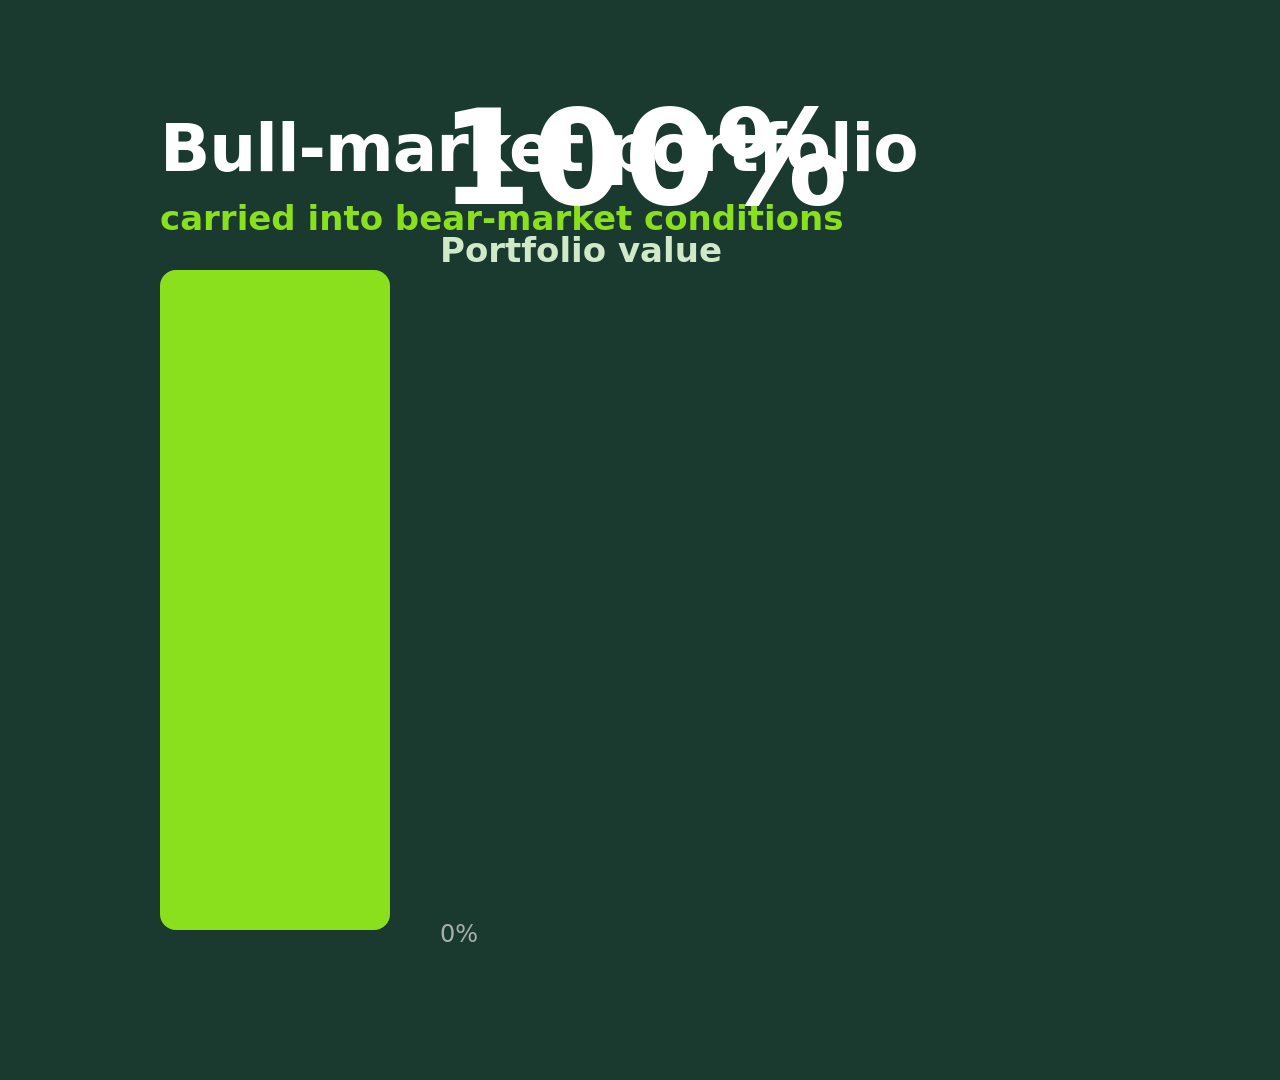
<file: .claude/skills/generate/templates/portfolio-bar-drop/index.html>
<!doctype html>
<html lang="en">
<head>
<meta charset="UTF-8"/>
<meta name="viewport" content="width=1920, height=1080"/>
<script src="https://cdn.jsdelivr.net/npm/gsap@3.14.2/dist/gsap.min.js"></script>
<style>
  *{margin:0;padding:0;box-sizing:border-box}
  html,body{width:1920px;height:1080px;overflow:hidden;background:#1B3A2F;font-family:Inter,system-ui,sans-serif}
  #root{position:relative;width:1920px;height:1080px}
  .title{position:absolute;top:110px;left:160px;color:#fff;font-size:66px;font-weight:800;letter-spacing:-1px}
  .sub{position:absolute;top:198px;left:160px;color:#8BE01E;font-size:34px;font-weight:600}
  .track{position:absolute;left:160px;bottom:150px;width:230px;height:660px;background:rgba(255,255,255,.08);border-radius:16px}
  .bar{position:absolute;left:160px;bottom:150px;width:230px;height:660px;background:#8BE01E;border-radius:16px;transform-origin:bottom center}
  .readout{position:absolute;left:440px;bottom:150px;will-change:transform}
  .pct{color:#fff;font-size:132px;font-weight:800;line-height:1}
  .cap{color:#cfe9c9;font-size:34px;font-weight:600;margin-top:6px}
  .axlab{position:absolute;left:440px;bottom:132px;color:rgba(255,255,255,.6);font-size:24px}
</style>
</head>
<body>
<div id="root" data-composition-id="main" data-start="0" data-duration="5" data-width="1920" data-height="1080">
  <div class="title">Bull-market portfolio</div>
  <div class="sub">carried into bear-market conditions</div>
  <div class="track"></div>
  <div class="bar" id="bar"></div>
  <div class="axlab">0%</div>
  <div class="readout" id="readout">
    <div class="pct" id="pct">100%</div>
    <div class="cap">Portfolio value</div>
  </div>
</div>
<script>
  gsap.set("#readout", {y: -660});                    // start aligned to bar top
  const tl = gsap.timeline({paused:true});
  tl.to({}, {duration:1});                             // hold on 100%
  tl.to("#bar",     {duration:1.6, scaleY:0.38, ease:"power3.inOut"}, 1);
  tl.to("#readout", {duration:1.6, y:-251, ease:"power3.inOut",
        onUpdate(){document.getElementById('pct').textContent =
                   Math.round(gsap.getProperty("#bar",'scaleY')*100)+'%';}}, 1);
  tl.to("#bar", {duration:0.4, backgroundColor:"#E5484D"}, 1.6);
  tl.to("#pct", {duration:0.4, color:"#E5484D"}, 1.6);
  window.__timelines = window.__timelines || {};
  window.__timelines["main"] = tl;
  window.__timelines["root"] = tl;
</script>
</body>
</html>
</file>
